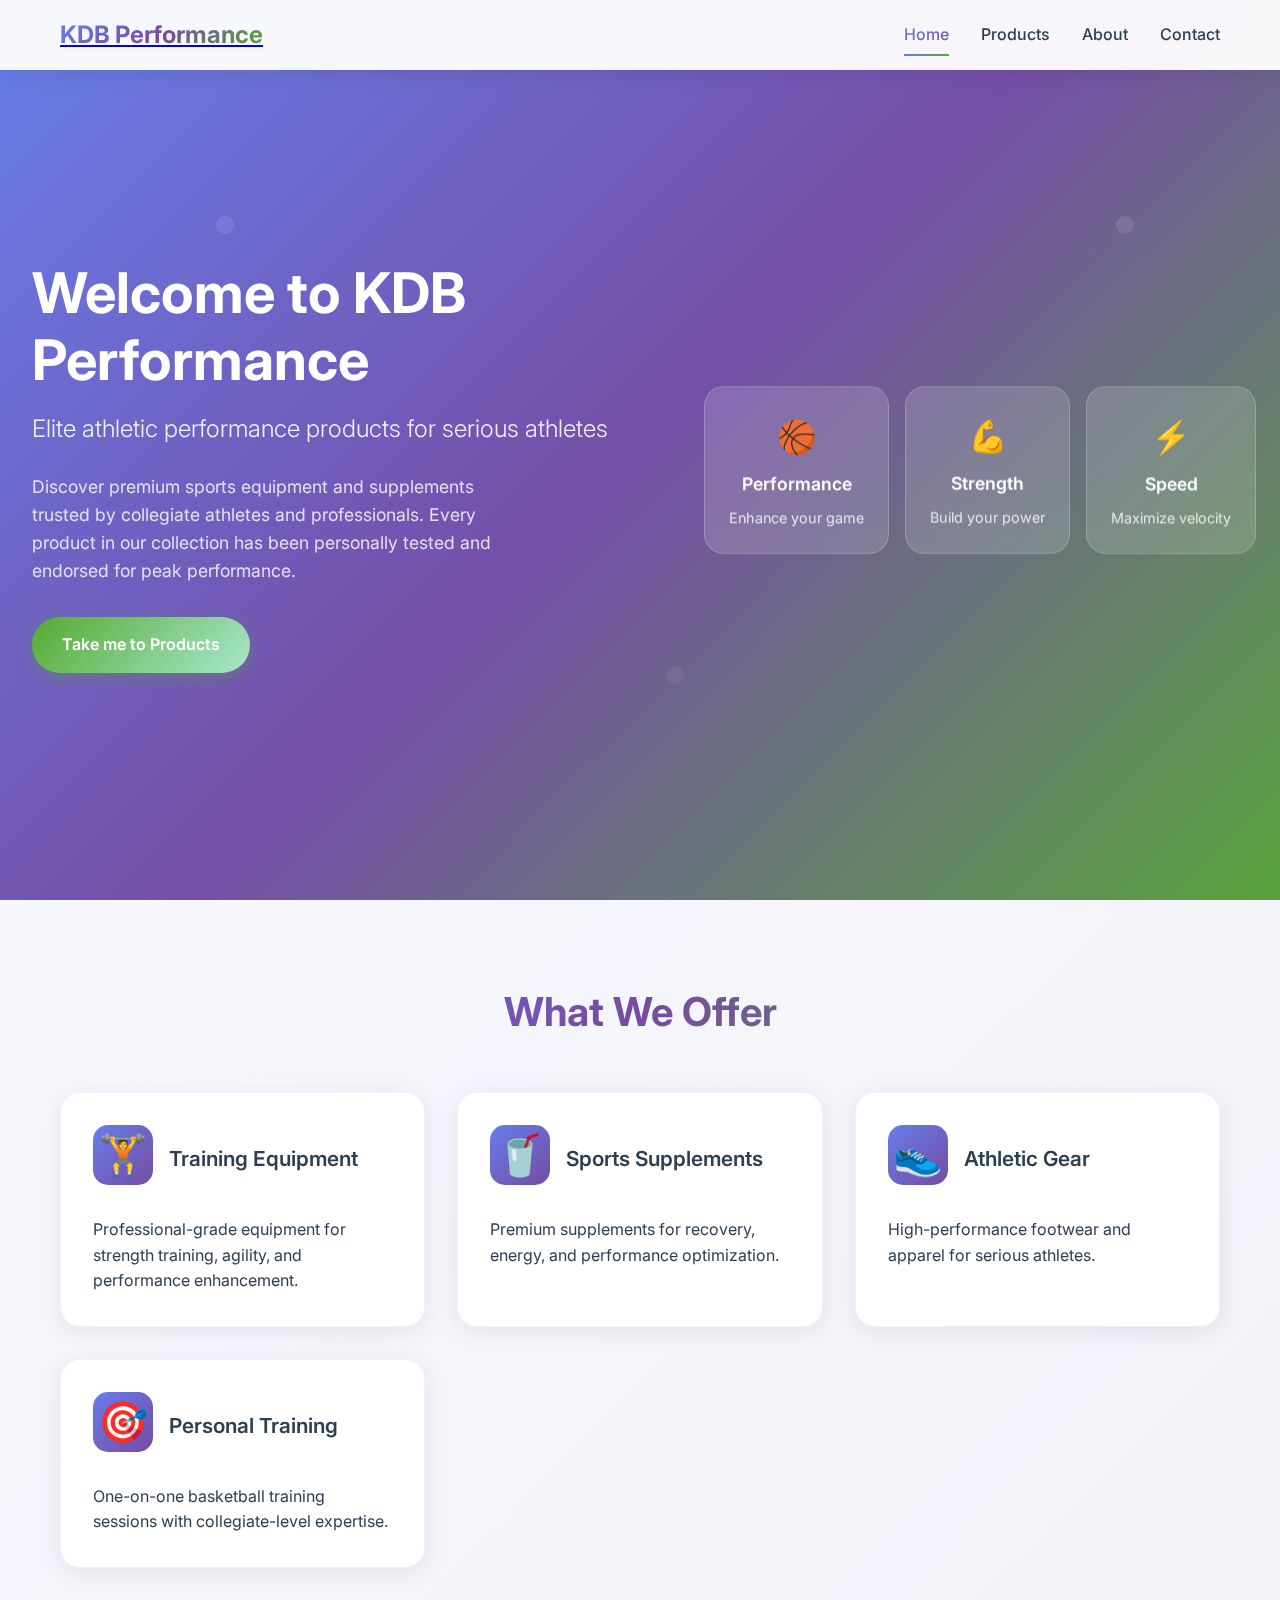
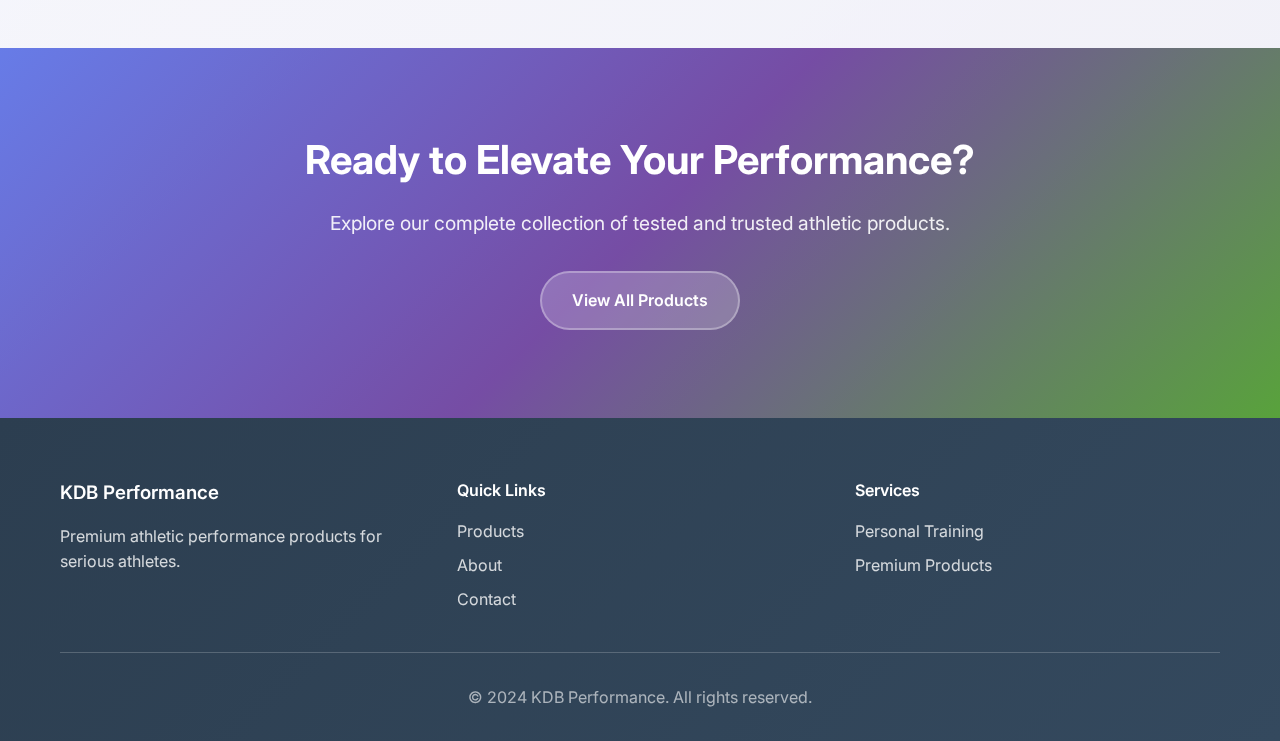
<file: index.html>
<!DOCTYPE html>
<html lang="en">
<head>
    <meta charset="UTF-8">
    <meta name="viewport" content="width=device-width, initial-scale=1.0">
    <title>KDB Performance - Premium Athletic Performance Products</title>
    <link rel="stylesheet" href="styles.css">
    <link href="https://fonts.googleapis.com/css2?family=Inter:wght@300;400;500;600;700&display=swap" rel="stylesheet">
</head>
<body>
    <nav class="navbar">
        <div class="nav-container">
            <div class="nav-logo">
                <a href="index.html" class="logo-link">
                    <h2>KDB Performance</h2>
                </a>
            </div>
            <div class="nav-menu" id="nav-menu">
                <a href="index.html" class="nav-link active">Home</a>
                <a href="products.html" class="nav-link">Products</a>
                <a href="about.html" class="nav-link">About</a>
                <a href="contact.html" class="nav-link">Contact</a>
            </div>
            <div class="nav-toggle" id="nav-toggle">
                <span class="bar"></span>
                <span class="bar"></span>
                <span class="bar"></span>
            </div>
        </div>
    </nav>

    <header class="hero">
        <div class="hero-content">
            <h1 class="hero-title">Welcome to KDB Performance</h1>
            <p class="hero-subtitle">Elite athletic performance products for serious athletes</p>
            <p class="hero-description">
                Discover premium sports equipment and supplements trusted by collegiate athletes 
                and professionals. Every product in our collection has been personally tested 
                and endorsed for peak performance.
            </p>
            <a href="products.html" class="cta-button">Take me to Products</a>
        </div>
        <div class="hero-visual">
            <div class="floating-card">
                <div class="card-icon">🏀</div>
                <h3>Performance</h3>
                <p>Enhance your game</p>
            </div>
            <div class="floating-card">
                <div class="card-icon">💪</div>
                <h3>Strength</h3>
                <p>Build your power</p>
            </div>
            <div class="floating-card">
                <div class="card-icon">⚡</div>
                <h3>Speed</h3>
                <p>Maximize velocity</p>
            </div>
        </div>
    </header>

    <section class="overview">
        <div class="container">
            <h2 class="section-title">What We Offer</h2>
            <div class="overview-grid">
                <div class="overview-card">
                    <div class="card-header">
                        <div class="card-icon-large">🏋️</div>
                        <h3>Training Equipment</h3>
                    </div>
                    <p>Professional-grade equipment for strength training, agility, and performance enhancement.</p>
                </div>
                <div class="overview-card">
                    <div class="card-header">
                        <div class="card-icon-large">🥤</div>
                        <h3>Sports Supplements</h3>
                    </div>
                    <p>Premium supplements for recovery, energy, and performance optimization.</p>
                </div>
                <div class="overview-card">
                    <div class="card-header">
                        <div class="card-icon-large">👟</div>
                        <h3>Athletic Gear</h3>
                    </div>
                    <p>High-performance footwear and apparel for serious athletes.</p>
                </div>
                <div class="overview-card">
                    <div class="card-header">
                        <div class="card-icon-large">🎯</div>
                        <h3>Personal Training</h3>
                    </div>
                    <p>One-on-one basketball training sessions with collegiate-level expertise.</p>
                </div>
            </div>
        </div>
    </section>

    <section class="cta-section">
        <div class="container">
            <div class="cta-content">
                <h2>Ready to Elevate Your Performance?</h2>
                <p>Explore our complete collection of tested and trusted athletic products.</p>
                <a href="products.html" class="cta-button-secondary">View All Products</a>
            </div>
        </div>
    </section>

    <footer class="footer">
        <div class="container">
            <div class="footer-content">
                <div class="footer-section">
                    <h3>KDB Performance</h3>
                    <p>Premium athletic performance products for serious athletes.</p>
                </div>
                <div class="footer-section">
                    <h4>Quick Links</h4>
                    <ul>
                        <li><a href="products.html">Products</a></li>
                        <li><a href="about.html">About</a></li>
                        <li><a href="contact.html">Contact</a></li>
                    </ul>
                </div>
                <div class="footer-section">
                    <h4>Services</h4>
                    <ul>
                        <li><a href="about.html">Personal Training</a></li>
                        <li><a href="products.html">Premium Products</a></li>
                    </ul>
                </div>
            </div>
            <div class="footer-bottom">
                <p>&copy; 2024 KDB Performance. All rights reserved.</p>
            </div>
        </div>
    </footer>

    <script src="script.js"></script>
</body>
</html>
</file>
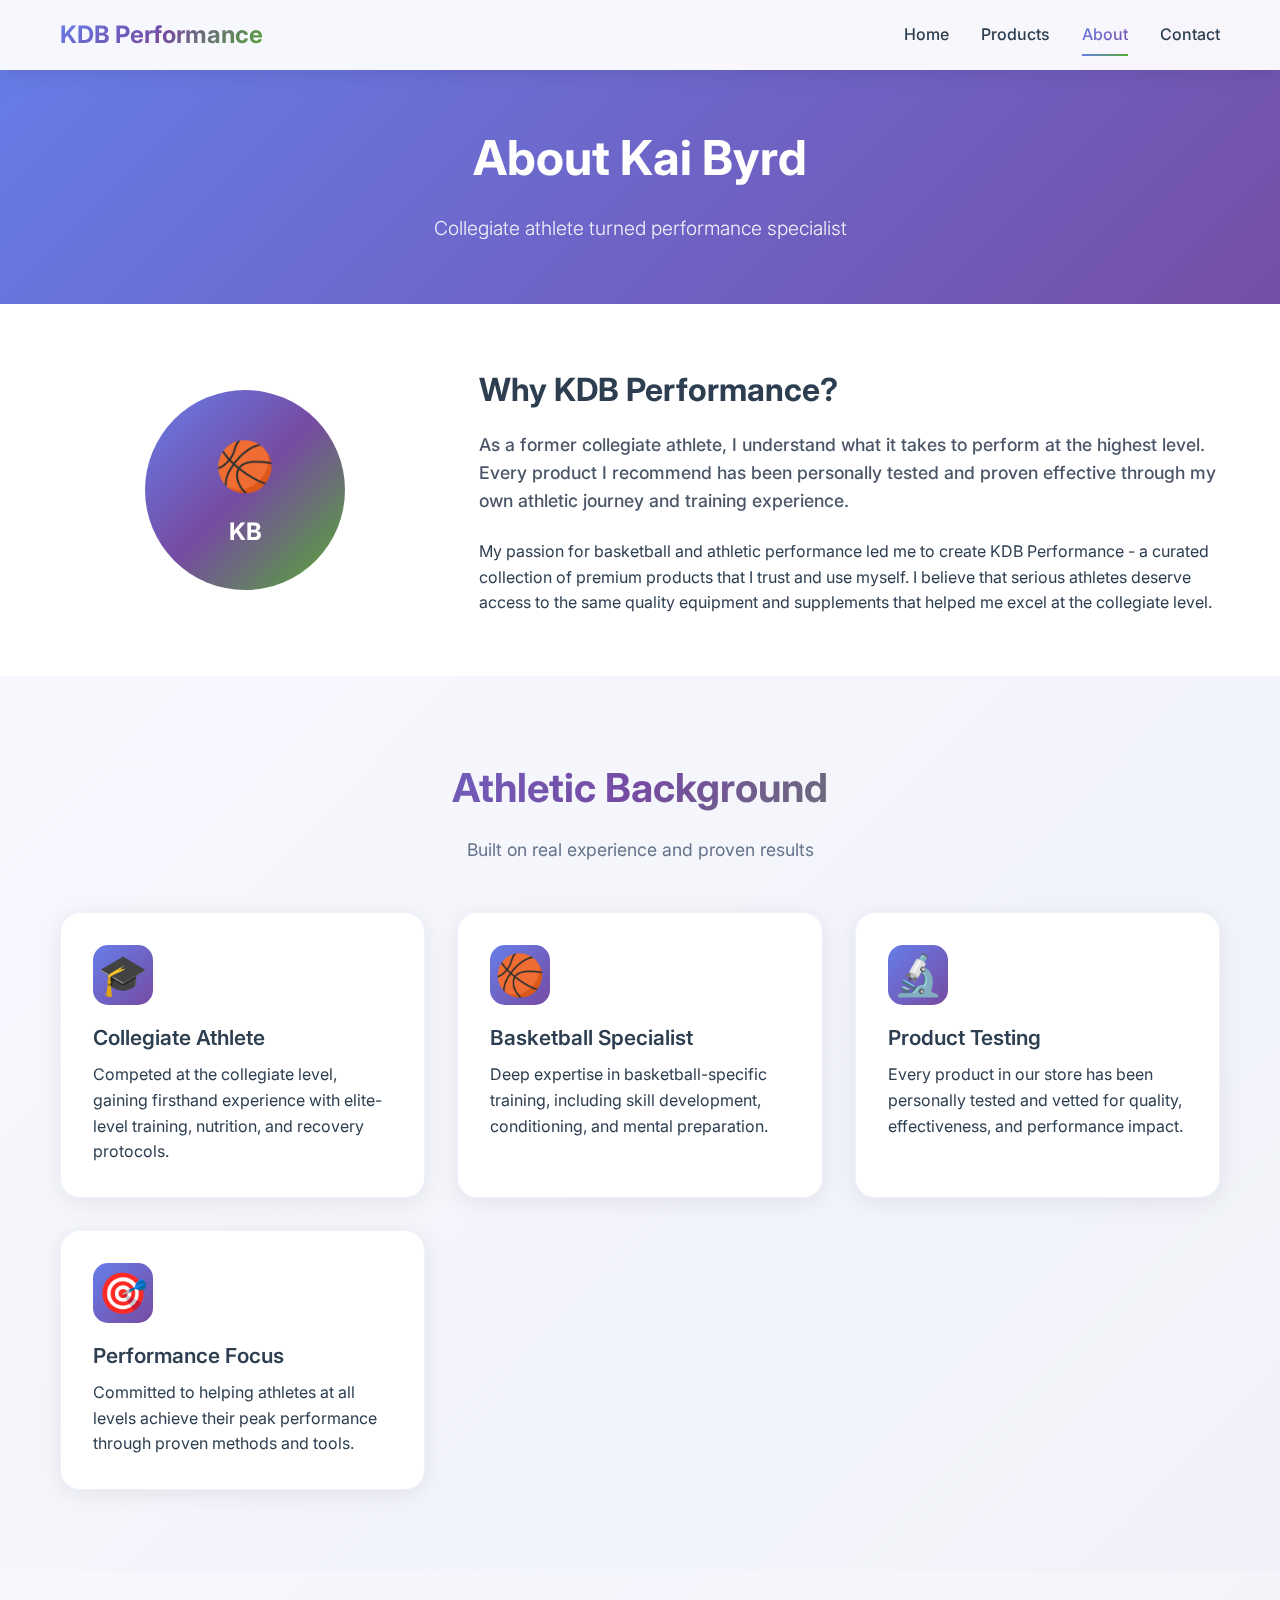
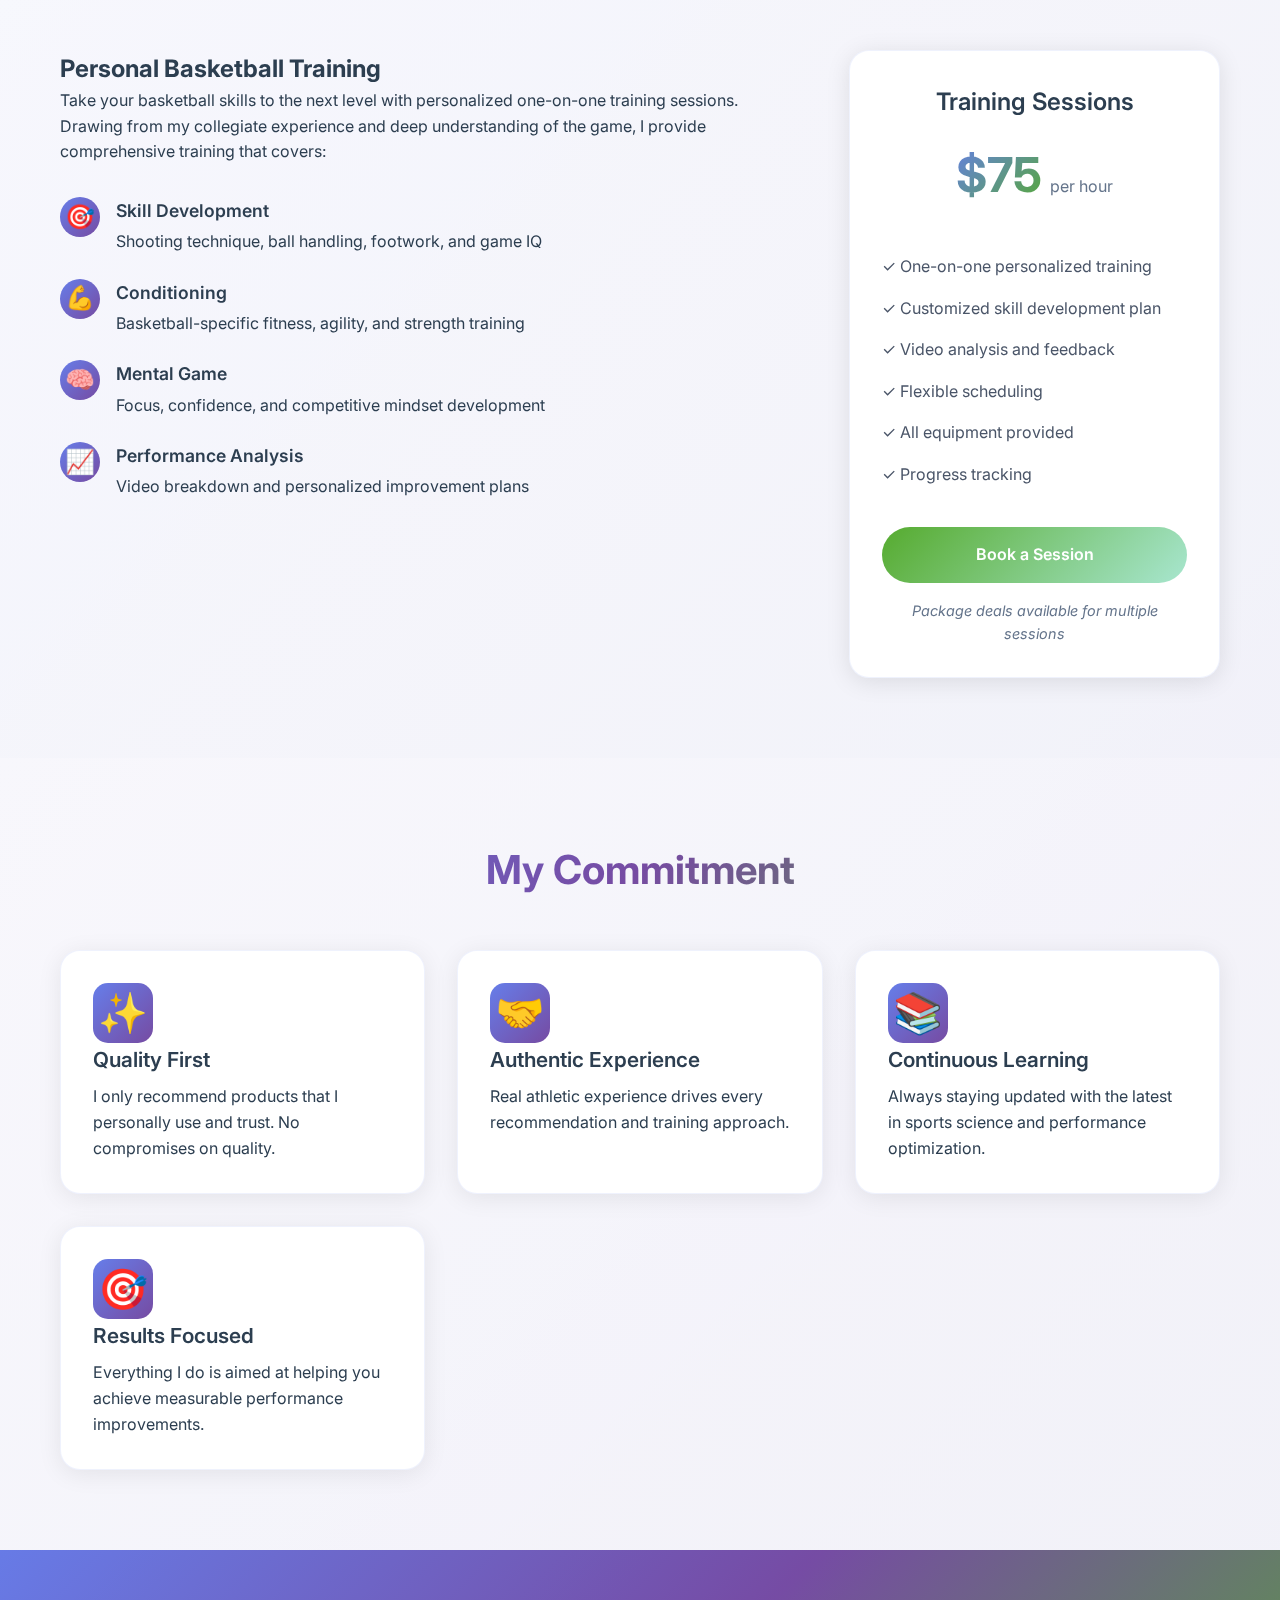
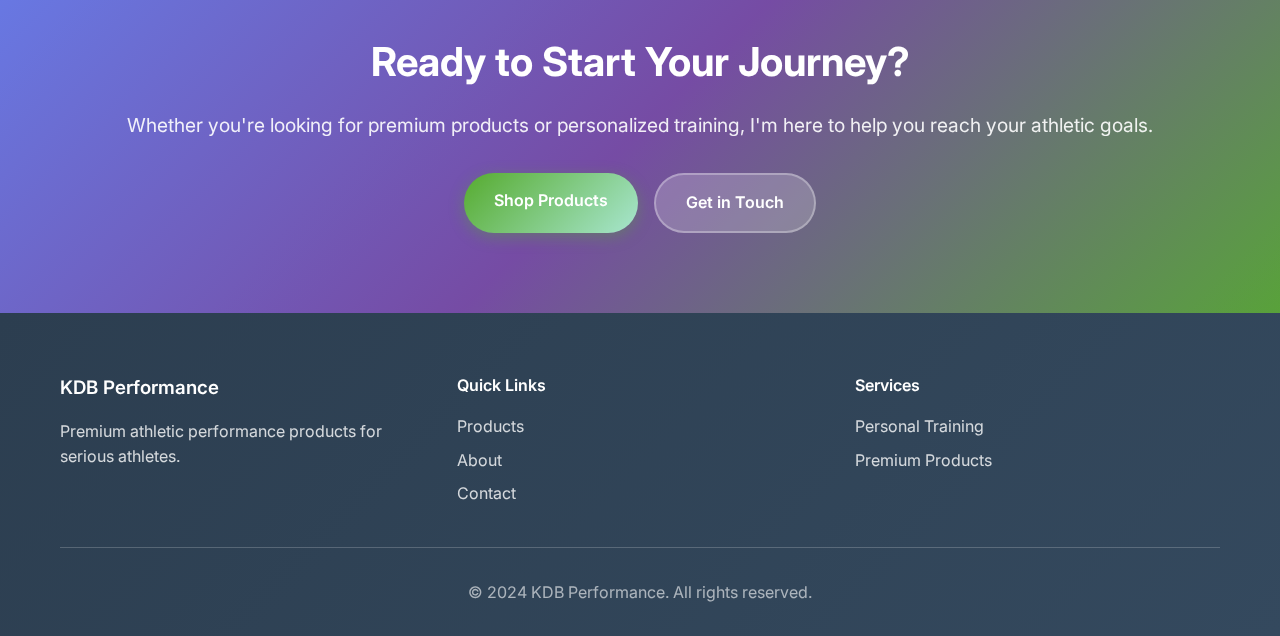
<file: about.html>
<!DOCTYPE html>
<html lang="en">
<head>
    <meta charset="UTF-8">
    <meta name="viewport" content="width=device-width, initial-scale=1.0">
    <title>About - KDB Performance</title>
    <link rel="stylesheet" href="styles.css">
    <link href="https://fonts.googleapis.com/css2?family=Inter:wght@300;400;500;600;700&display=swap" rel="stylesheet">
</head>
<body>
    <nav class="navbar">
        <div class="nav-container">
            <div class="nav-logo">
                <h2>KDB Performance</h2>
            </div>
            <div class="nav-menu" id="nav-menu">
                <a href="index.html" class="nav-link">Home</a>
                <a href="products.html" class="nav-link">Products</a>
                <a href="about.html" class="nav-link active">About</a>
                <a href="contact.html" class="nav-link">Contact</a>
            </div>
            <div class="nav-toggle" id="nav-toggle">
                <span class="bar"></span>
                <span class="bar"></span>
                <span class="bar"></span>
            </div>
        </div>
    </nav>

    <header class="page-header">
        <div class="container">
            <h1 class="page-title">About Kai Byrd</h1>
            <p class="page-subtitle">Collegiate athlete turned performance specialist</p>
        </div>
    </header>

    <section class="about-hero">
        <div class="container">
            <div class="about-content">
                <div class="about-image">
                    <div class="profile-placeholder">
                        <div class="profile-icon">🏀</div>
                        <div class="profile-name">KB</div>
                    </div>
                </div>
                <div class="about-text">
                    <h2>Why KDB Performance?</h2>
                    <p class="intro-text">
                        As a former collegiate athlete, I understand what it takes to perform at the highest level. 
                        Every product I recommend has been personally tested and proven effective through my own 
                        athletic journey and training experience.
                    </p>
                    <p>
                        My passion for basketball and athletic performance led me to create KDB Performance - 
                        a curated collection of premium products that I trust and use myself. I believe that 
                        serious athletes deserve access to the same quality equipment and supplements that 
                        helped me excel at the collegiate level.
                    </p>
                </div>
            </div>
        </div>
    </section>

    <section class="experience-section">
        <div class="container">
            <div class="section-header">
                <h2 class="section-title">Athletic Background</h2>
                <p class="section-subtitle">Built on real experience and proven results</p>
            </div>
            
            <div class="experience-grid">
                <div class="experience-card">
                    <div class="card-icon-large">🎓</div>
                    <h3>Collegiate Athlete</h3>
                    <p>Competed at the collegiate level, gaining firsthand experience with elite-level training, nutrition, and recovery protocols.</p>
                </div>
                <div class="experience-card">
                    <div class="card-icon-large">🏀</div>
                    <h3>Basketball Specialist</h3>
                    <p>Deep expertise in basketball-specific training, including skill development, conditioning, and mental preparation.</p>
                </div>
                <div class="experience-card">
                    <div class="card-icon-large">🔬</div>
                    <h3>Product Testing</h3>
                    <p>Every product in our store has been personally tested and vetted for quality, effectiveness, and performance impact.</p>
                </div>
                <div class="experience-card">
                    <div class="card-icon-large">🎯</div>
                    <h3>Performance Focus</h3>
                    <p>Committed to helping athletes at all levels achieve their peak performance through proven methods and tools.</p>
                </div>
            </div>
        </div>
    </section>

    <section class="training-section">
        <div class="container">
            <div class="training-content">
                <div class="training-info">
                    <h2>Personal Basketball Training</h2>
                    <p class="training-description">
                        Take your basketball skills to the next level with personalized one-on-one training sessions. 
                        Drawing from my collegiate experience and deep understanding of the game, I provide 
                        comprehensive training that covers:
                    </p>
                    
                    <div class="training-features">
                        <div class="feature-item">
                            <div class="feature-icon">🎯</div>
                            <div class="feature-text">
                                <h4>Skill Development</h4>
                                <p>Shooting technique, ball handling, footwork, and game IQ</p>
                            </div>
                        </div>
                        <div class="feature-item">
                            <div class="feature-icon">💪</div>
                            <div class="feature-text">
                                <h4>Conditioning</h4>
                                <p>Basketball-specific fitness, agility, and strength training</p>
                            </div>
                        </div>
                        <div class="feature-item">
                            <div class="feature-icon">🧠</div>
                            <div class="feature-text">
                                <h4>Mental Game</h4>
                                <p>Focus, confidence, and competitive mindset development</p>
                            </div>
                        </div>
                        <div class="feature-item">
                            <div class="feature-icon">📈</div>
                            <div class="feature-text">
                                <h4>Performance Analysis</h4>
                                <p>Video breakdown and personalized improvement plans</p>
                            </div>
                        </div>
                    </div>
                </div>
                
                <div class="pricing-card">
                    <div class="pricing-header">
                        <h3>Training Sessions</h3>
                        <div class="price">
                            <span class="price-amount">$75</span>
                            <span class="price-period">per hour</span>
                        </div>
                    </div>
                    <div class="pricing-features">
                        <ul>
                            <li>✓ One-on-one personalized training</li>
                            <li>✓ Customized skill development plan</li>
                            <li>✓ Video analysis and feedback</li>
                            <li>✓ Flexible scheduling</li>
                            <li>✓ All equipment provided</li>
                            <li>✓ Progress tracking</li>
                        </ul>
                    </div>
                    <a href="contact.html" class="pricing-cta">Book a Session</a>
                    <p class="pricing-note">Package deals available for multiple sessions</p>
                </div>
            </div>
        </div>
    </section>

    <section class="values-section">
        <div class="container">
            <div class="section-header">
                <h2 class="section-title">My Commitment</h2>
            </div>
            
            <div class="values-grid">
                <div class="value-card">
                    <div class="value-icon">✨</div>
                    <h3>Quality First</h3>
                    <p>I only recommend products that I personally use and trust. No compromises on quality.</p>
                </div>
                <div class="value-card">
                    <div class="value-icon">🤝</div>
                    <h3>Authentic Experience</h3>
                    <p>Real athletic experience drives every recommendation and training approach.</p>
                </div>
                <div class="value-card">
                    <div class="value-icon">📚</div>
                    <h3>Continuous Learning</h3>
                    <p>Always staying updated with the latest in sports science and performance optimization.</p>
                </div>
                <div class="value-card">
                    <div class="value-icon">🎯</div>
                    <h3>Results Focused</h3>
                    <p>Everything I do is aimed at helping you achieve measurable performance improvements.</p>
                </div>
            </div>
        </div>
    </section>

    <section class="cta-section">
        <div class="container">
            <div class="cta-content">
                <h2>Ready to Start Your Journey?</h2>
                <p>Whether you're looking for premium products or personalized training, I'm here to help you reach your athletic goals.</p>
                <div class="cta-buttons">
                    <a href="products.html" class="cta-button">Shop Products</a>
                    <a href="contact.html" class="cta-button-secondary">Get in Touch</a>
                </div>
            </div>
        </div>
    </section>

    <footer class="footer">
        <div class="container">
            <div class="footer-content">
                <div class="footer-section">
                    <h3>KDB Performance</h3>
                    <p>Premium athletic performance products for serious athletes.</p>
                </div>
                <div class="footer-section">
                    <h4>Quick Links</h4>
                    <ul>
                        <li><a href="products.html">Products</a></li>
                        <li><a href="about.html">About</a></li>
                        <li><a href="contact.html">Contact</a></li>
                    </ul>
                </div>
                <div class="footer-section">
                    <h4>Services</h4>
                    <ul>
                        <li><a href="about.html">Personal Training</a></li>
                        <li><a href="products.html">Premium Products</a></li>
                    </ul>
                </div>
            </div>
            <div class="footer-bottom">
                <p>&copy; 2024 KDB Performance. All rights reserved.</p>
            </div>
        </div>
    </footer>

    <script src="script.js"></script>
</body>
</html>
</file>
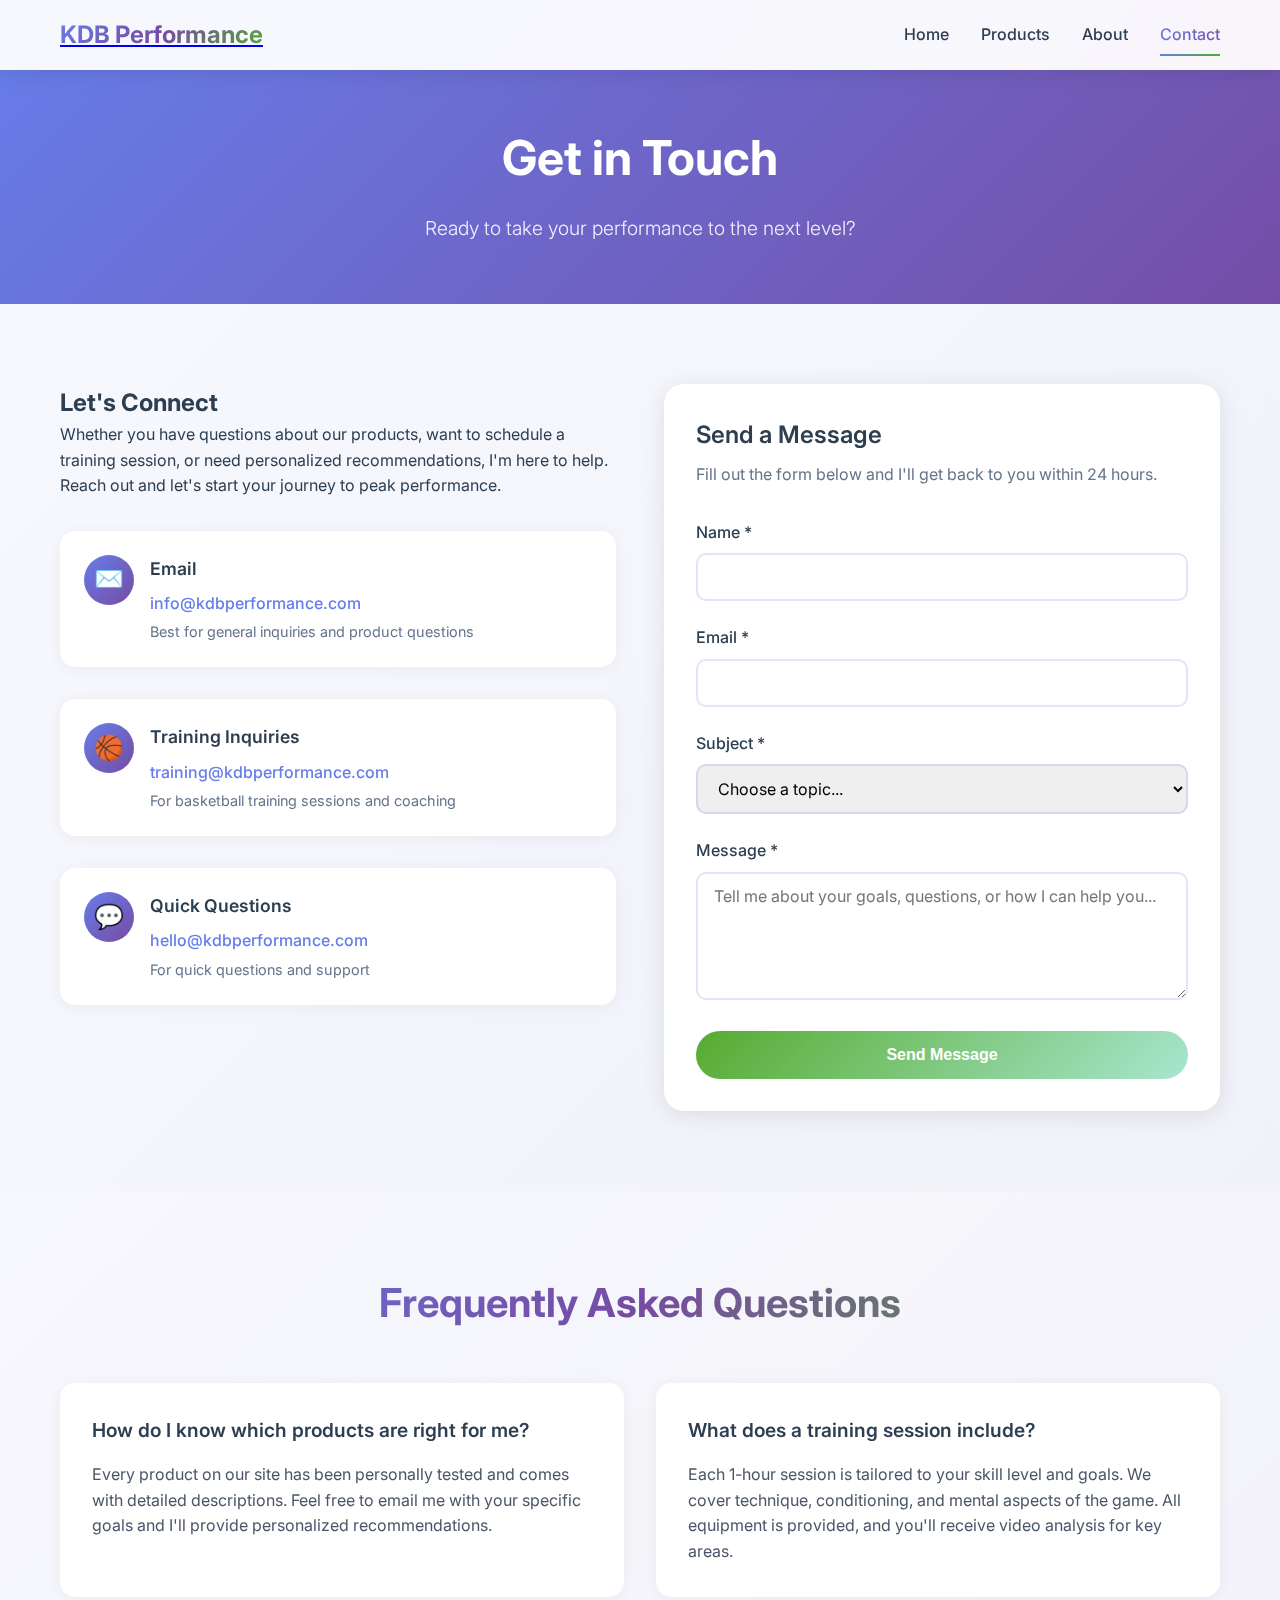
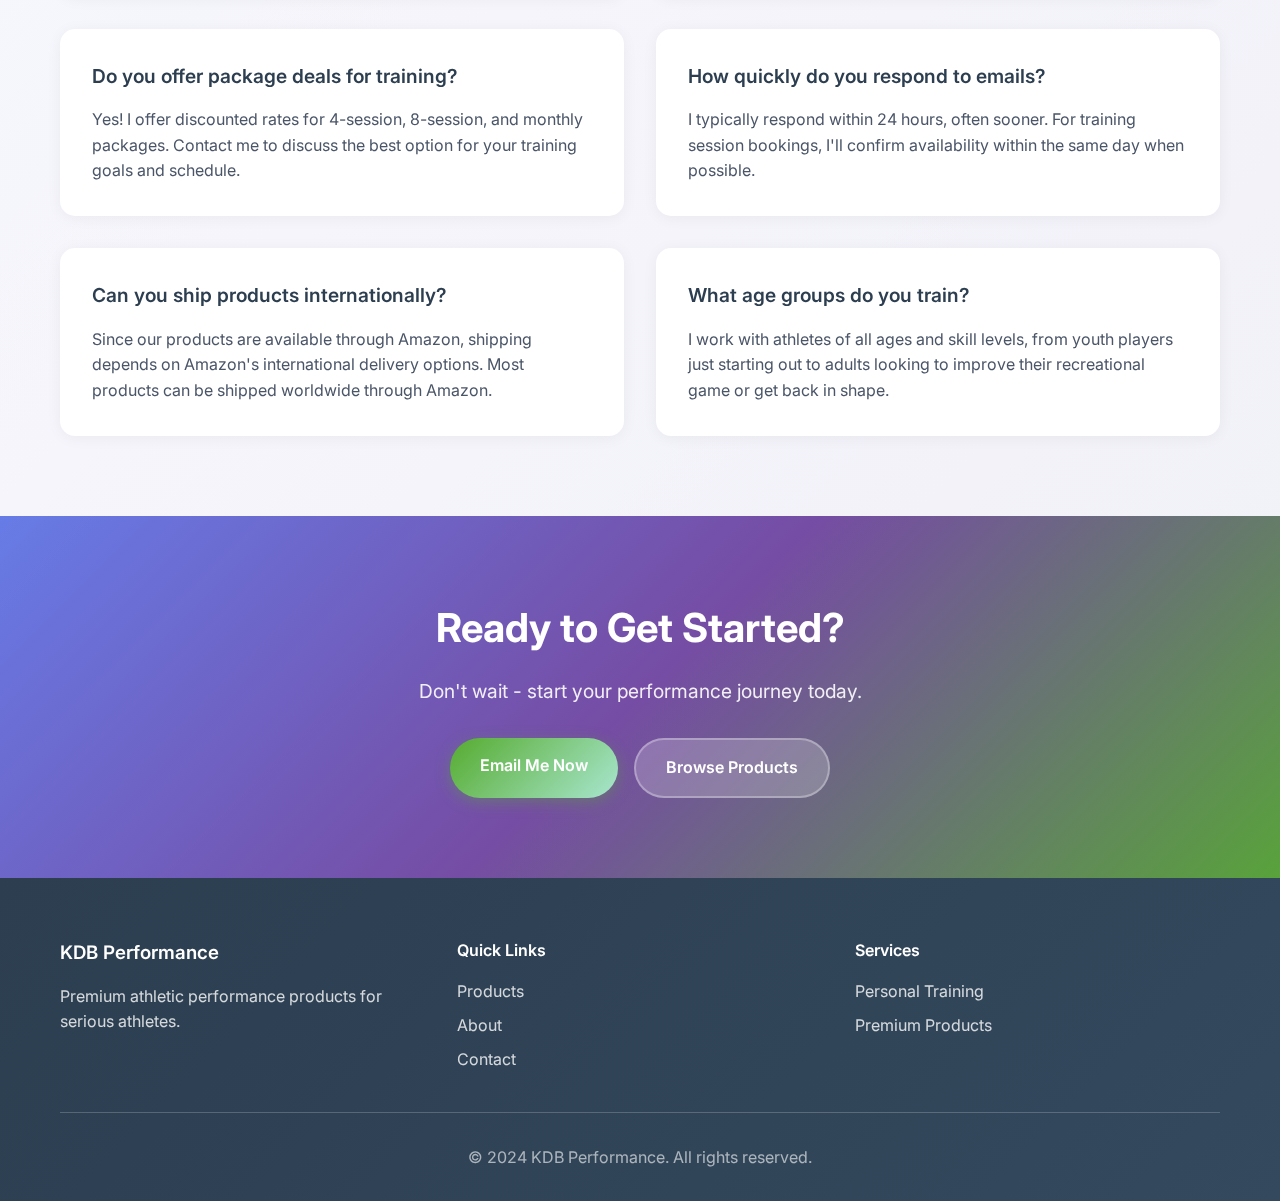
<file: contact.html>
<!DOCTYPE html>
<html lang="en">
<head>
    <meta charset="UTF-8">
    <meta name="viewport" content="width=device-width, initial-scale=1.0">
    <title>Contact - KDB Performance</title>
    <link rel="stylesheet" href="styles.css">
    <link href="https://fonts.googleapis.com/css2?family=Inter:wght@300;400;500;600;700&display=swap" rel="stylesheet">
</head>
<body>
    <nav class="navbar">
        <div class="nav-container">
            <div class="nav-logo">
                <a href="index.html" class="logo-link">
                    <h2>KDB Performance</h2>
                </a>
            </div>
            <div class="nav-menu" id="nav-menu">
                <a href="index.html" class="nav-link">Home</a>
                <a href="products.html" class="nav-link">Products</a>
                <a href="about.html" class="nav-link">About</a>
                <a href="contact.html" class="nav-link active">Contact</a>
            </div>
            <div class="nav-toggle" id="nav-toggle">
                <span class="bar"></span>
                <span class="bar"></span>
                <span class="bar"></span>
            </div>
        </div>
    </nav>

    <header class="page-header">
        <div class="container">
            <h1 class="page-title">Get in Touch</h1>
            <p class="page-subtitle">Ready to take your performance to the next level?</p>
        </div>
    </header>

    <section class="contact-section">
        <div class="container">
            <div class="contact-content">
                <div class="contact-info">
                    <h2>Let's Connect</h2>
                    <p class="contact-description">
                        Whether you have questions about our products, want to schedule a training session, 
                        or need personalized recommendations, I'm here to help. Reach out and let's start 
                        your journey to peak performance.
                    </p>
                    
                    <div class="contact-methods">
                        <div class="contact-method">
                            <div class="method-icon">✉️</div>
                            <div class="method-info">
                                <h4>Email</h4>
                                <a href="mailto:info@kdbperformance.com" class="contact-link">info@kdbperformance.com</a>
                                <p class="method-note">Best for general inquiries and product questions</p>
                            </div>
                        </div>
                        
                        <div class="contact-method">
                            <div class="method-icon">🏀</div>
                            <div class="method-info">
                                <h4>Training Inquiries</h4>
                                <a href="mailto:training@kdbperformance.com" class="contact-link">training@kdbperformance.com</a>
                                <p class="method-note">For basketball training sessions and coaching</p>
                            </div>
                        </div>
                        
                        <div class="contact-method">
                            <div class="method-icon">💬</div>
                            <div class="method-info">
                                <h4>Quick Questions</h4>
                                <a href="mailto:hello@kdbperformance.com" class="contact-link">hello@kdbperformance.com</a>
                                <p class="method-note">For quick questions and support</p>
                            </div>
                        </div>
                    </div>
                </div>
                
                <div class="contact-form-section">
                    <div class="form-card">
                        <h3>Send a Message</h3>
                        <p class="form-description">Fill out the form below and I'll get back to you within 24 hours.</p>
                        
                        <form class="contact-form" id="contact-form">
                            <div class="form-group">
                                <label for="name">Name *</label>
                                <input type="text" id="name" name="name" required>
                            </div>
                            
                            <div class="form-group">
                                <label for="email">Email *</label>
                                <input type="email" id="email" name="email" required>
                            </div>
                            
                            <div class="form-group">
                                <label for="subject">Subject *</label>
                                <select id="subject" name="subject" required>
                                    <option value="">Choose a topic...</option>
                                    <option value="product-inquiry">Product Inquiry</option>
                                    <option value="training-session">Training Session</option>
                                    <option value="general-question">General Question</option>
                                    <option value="partnership">Partnership/Business</option>
                                    <option value="other">Other</option>
                                </select>
                            </div>
                            
                            <div class="form-group">
                                <label for="message">Message *</label>
                                <textarea id="message" name="message" rows="5" placeholder="Tell me about your goals, questions, or how I can help you..." required></textarea>
                            </div>
                            
                            <button type="submit" class="submit-button">Send Message</button>
                        </form>
                    </div>
                </div>
            </div>
        </div>
    </section>

    <section class="faq-section">
        <div class="container">
            <div class="section-header">
                <h2 class="section-title">Frequently Asked Questions</h2>
            </div>
            
            <div class="faq-grid">
                <div class="faq-item">
                    <h4>How do I know which products are right for me?</h4>
                    <p>Every product on our site has been personally tested and comes with detailed descriptions. Feel free to email me with your specific goals and I'll provide personalized recommendations.</p>
                </div>
                
                <div class="faq-item">
                    <h4>What does a training session include?</h4>
                    <p>Each 1-hour session is tailored to your skill level and goals. We cover technique, conditioning, and mental aspects of the game. All equipment is provided, and you'll receive video analysis for key areas.</p>
                </div>
                
                <div class="faq-item">
                    <h4>Do you offer package deals for training?</h4>
                    <p>Yes! I offer discounted rates for 4-session, 8-session, and monthly packages. Contact me to discuss the best option for your training goals and schedule.</p>
                </div>
                
                <div class="faq-item">
                    <h4>How quickly do you respond to emails?</h4>
                    <p>I typically respond within 24 hours, often sooner. For training session bookings, I'll confirm availability within the same day when possible.</p>
                </div>
                
                <div class="faq-item">
                    <h4>Can you ship products internationally?</h4>
                    <p>Since our products are available through Amazon, shipping depends on Amazon's international delivery options. Most products can be shipped worldwide through Amazon.</p>
                </div>
                
                <div class="faq-item">
                    <h4>What age groups do you train?</h4>
                    <p>I work with athletes of all ages and skill levels, from youth players just starting out to adults looking to improve their recreational game or get back in shape.</p>
                </div>
            </div>
        </div>
    </section>

    <section class="cta-section">
        <div class="container">
            <div class="cta-content">
                <h2>Ready to Get Started?</h2>
                <p>Don't wait - start your performance journey today.</p>
                <div class="cta-buttons">
                    <a href="mailto:info@kdbperformance.com" class="cta-button">Email Me Now</a>
                    <a href="products.html" class="cta-button-secondary">Browse Products</a>
                </div>
            </div>
        </div>
    </section>

    <footer class="footer">
        <div class="container">
            <div class="footer-content">
                <div class="footer-section">
                    <h3>KDB Performance</h3>
                    <p>Premium athletic performance products for serious athletes.</p>
                </div>
                <div class="footer-section">
                    <h4>Quick Links</h4>
                    <ul>
                        <li><a href="products.html">Products</a></li>
                        <li><a href="about.html">About</a></li>
                        <li><a href="contact.html">Contact</a></li>
                    </ul>
                </div>
                <div class="footer-section">
                    <h4>Services</h4>
                    <ul>
                        <li><a href="about.html">Personal Training</a></li>
                        <li><a href="products.html">Premium Products</a></li>
                    </ul>
                </div>
            </div>
            <div class="footer-bottom">
                <p>&copy; 2024 KDB Performance. All rights reserved.</p>
            </div>
        </div>
    </footer>

    <script src="script.js"></script>
</body>
</html>
</file>
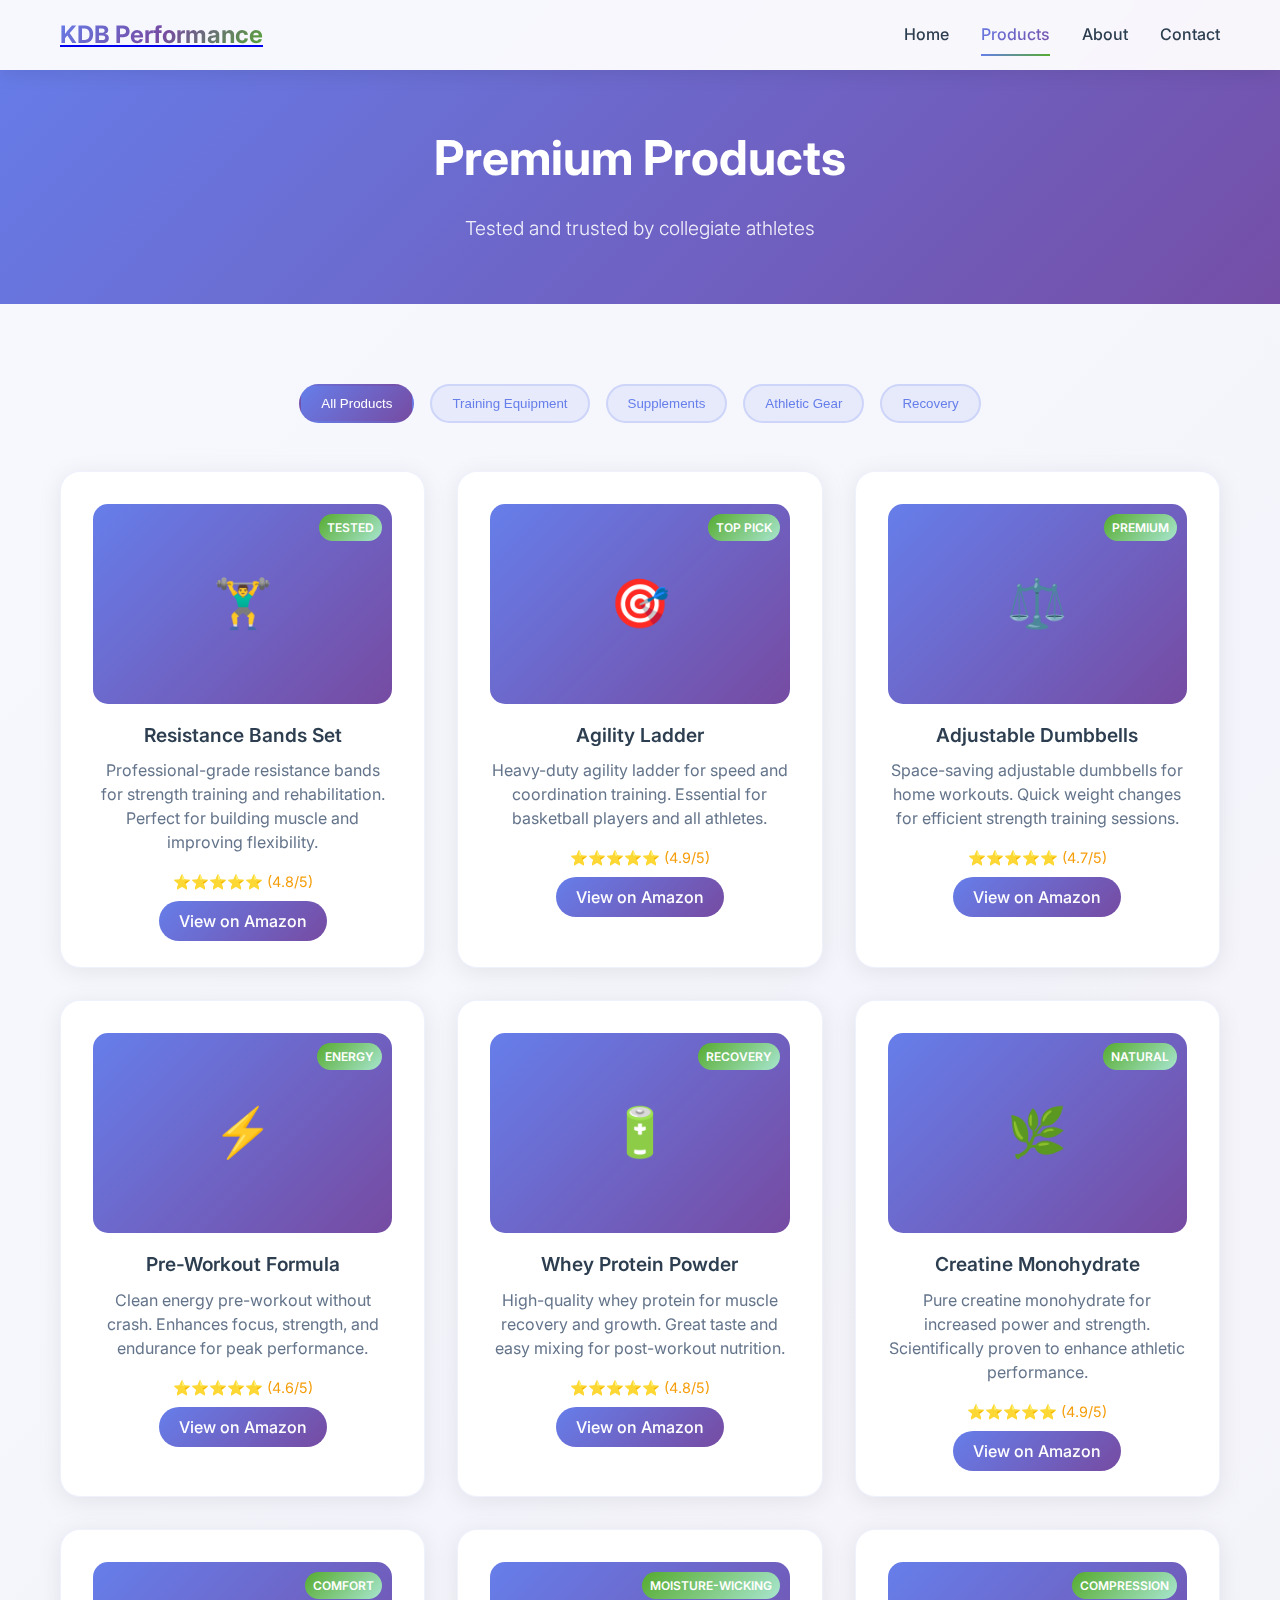
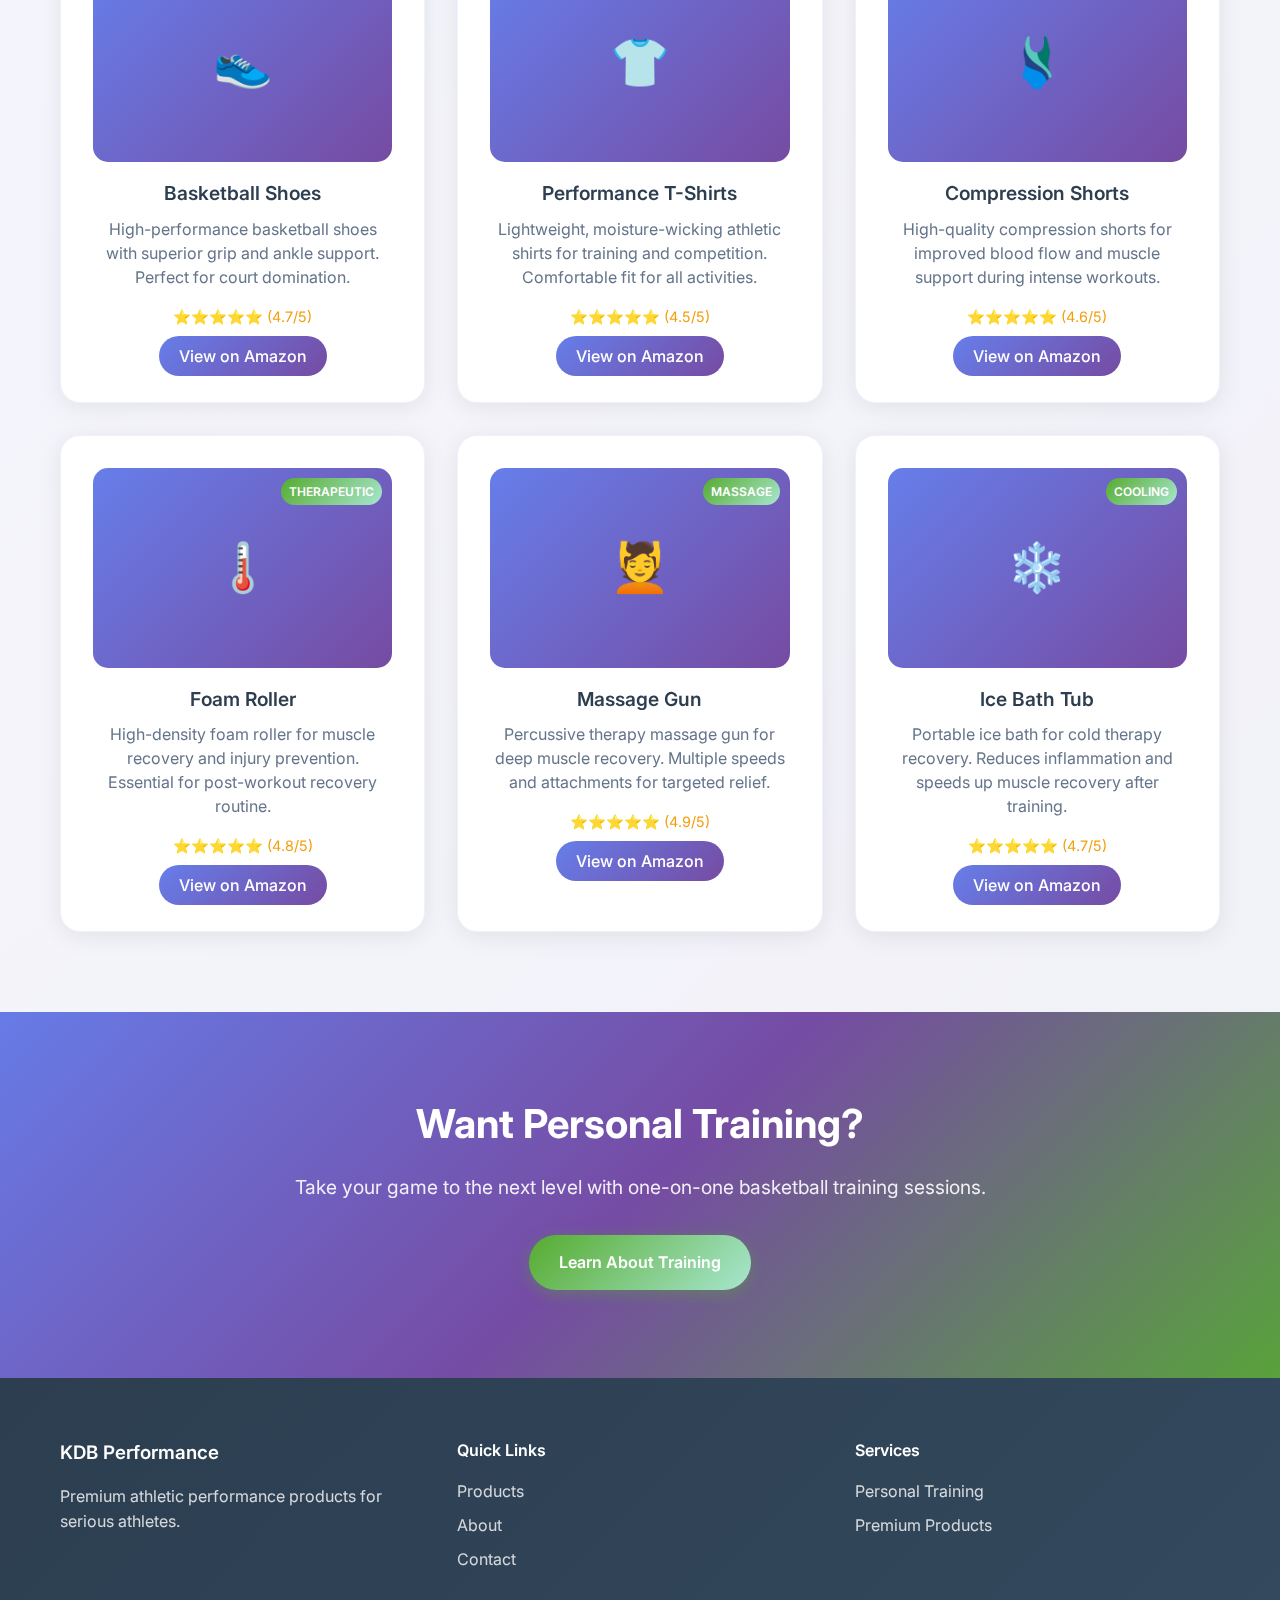
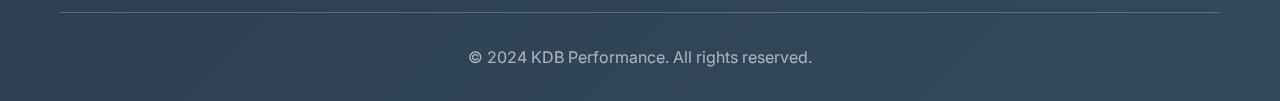
<file: products.html>
<!DOCTYPE html>
<html lang="en">
<head>
    <meta charset="UTF-8">
    <meta name="viewport" content="width=device-width, initial-scale=1.0">
    <title>Products - KDB Performance</title>
    <link rel="stylesheet" href="styles.css">
    <link href="https://fonts.googleapis.com/css2?family=Inter:wght@300;400;500;600;700&display=swap" rel="stylesheet">
</head>
<body>
    <nav class="navbar">
        <div class="nav-container">
            <div class="nav-logo">
                <a href="index.html" class="logo-link">
                    <h2>KDB Performance</h2>
                </a>
            </div>
            <div class="nav-menu" id="nav-menu">
                <a href="index.html" class="nav-link">Home</a>
                <a href="products.html" class="nav-link active">Products</a>
                <a href="about.html" class="nav-link">About</a>
                <a href="contact.html" class="nav-link">Contact</a>
            </div>
            <div class="nav-toggle" id="nav-toggle">
                <span class="bar"></span>
                <span class="bar"></span>
                <span class="bar"></span>
            </div>
        </div>
    </nav>

    <header class="page-header">
        <div class="container">
            <h1 class="page-title">Premium Products</h1>
            <p class="page-subtitle">Tested and trusted by collegiate athletes</p>
        </div>
    </header>

    <section class="products-section">
        <div class="container">
            <div class="filter-tabs">
                <button class="filter-btn active" data-filter="all">All Products</button>
                <button class="filter-btn" data-filter="equipment">Training Equipment</button>
                <button class="filter-btn" data-filter="supplements">Supplements</button>
                <button class="filter-btn" data-filter="gear">Athletic Gear</button>
                <button class="filter-btn" data-filter="recovery">Recovery</button>
            </div>

            <div class="products-grid">
                <!-- Training Equipment -->
                <div class="product-card" data-category="equipment">
                    <div class="product-image">
                        <div class="product-badge">TESTED</div>
                        <div class="placeholder-image">🏋️‍♂️</div>
                    </div>
                    <div class="product-info">
                        <h3 class="product-title">Resistance Bands Set</h3>
                        <p class="product-description">Professional-grade resistance bands for strength training and rehabilitation. Perfect for building muscle and improving flexibility.</p>
                        <div class="product-rating">⭐⭐⭐⭐⭐ (4.8/5)</div>
                        <a href="https://amazon.com" target="_blank" class="product-link">View on Amazon</a>
                    </div>
                </div>

                <div class="product-card" data-category="equipment">
                    <div class="product-image">
                        <div class="product-badge">TOP PICK</div>
                        <div class="placeholder-image">🎯</div>
                    </div>
                    <div class="product-info">
                        <h3 class="product-title">Agility Ladder</h3>
                        <p class="product-description">Heavy-duty agility ladder for speed and coordination training. Essential for basketball players and all athletes.</p>
                        <div class="product-rating">⭐⭐⭐⭐⭐ (4.9/5)</div>
                        <a href="https://amazon.com" target="_blank" class="product-link">View on Amazon</a>
                    </div>
                </div>

                <div class="product-card" data-category="equipment">
                    <div class="product-image">
                        <div class="product-badge">PREMIUM</div>
                        <div class="placeholder-image">⚖️</div>
                    </div>
                    <div class="product-info">
                        <h3 class="product-title">Adjustable Dumbbells</h3>
                        <p class="product-description">Space-saving adjustable dumbbells for home workouts. Quick weight changes for efficient strength training sessions.</p>
                        <div class="product-rating">⭐⭐⭐⭐⭐ (4.7/5)</div>
                        <a href="https://amazon.com" target="_blank" class="product-link">View on Amazon</a>
                    </div>
                </div>

                <!-- Supplements -->
                <div class="product-card" data-category="supplements">
                    <div class="product-image">
                        <div class="product-badge">ENERGY</div>
                        <div class="placeholder-image">⚡</div>
                    </div>
                    <div class="product-info">
                        <h3 class="product-title">Pre-Workout Formula</h3>
                        <p class="product-description">Clean energy pre-workout without crash. Enhances focus, strength, and endurance for peak performance.</p>
                        <div class="product-rating">⭐⭐⭐⭐⭐ (4.6/5)</div>
                        <a href="https://amazon.com" target="_blank" class="product-link">View on Amazon</a>
                    </div>
                </div>

                <div class="product-card" data-category="supplements">
                    <div class="product-image">
                        <div class="product-badge">RECOVERY</div>
                        <div class="placeholder-image">🔋</div>
                    </div>
                    <div class="product-info">
                        <h3 class="product-title">Whey Protein Powder</h3>
                        <p class="product-description">High-quality whey protein for muscle recovery and growth. Great taste and easy mixing for post-workout nutrition.</p>
                        <div class="product-rating">⭐⭐⭐⭐⭐ (4.8/5)</div>
                        <a href="https://amazon.com" target="_blank" class="product-link">View on Amazon</a>
                    </div>
                </div>

                <div class="product-card" data-category="supplements">
                    <div class="product-image">
                        <div class="product-badge">NATURAL</div>
                        <div class="placeholder-image">🌿</div>
                    </div>
                    <div class="product-info">
                        <h3 class="product-title">Creatine Monohydrate</h3>
                        <p class="product-description">Pure creatine monohydrate for increased power and strength. Scientifically proven to enhance athletic performance.</p>
                        <div class="product-rating">⭐⭐⭐⭐⭐ (4.9/5)</div>
                        <a href="https://amazon.com" target="_blank" class="product-link">View on Amazon</a>
                    </div>
                </div>

                <!-- Athletic Gear -->
                <div class="product-card" data-category="gear">
                    <div class="product-image">
                        <div class="product-badge">COMFORT</div>
                        <div class="placeholder-image">👟</div>
                    </div>
                    <div class="product-info">
                        <h3 class="product-title">Basketball Shoes</h3>
                        <p class="product-description">High-performance basketball shoes with superior grip and ankle support. Perfect for court domination.</p>
                        <div class="product-rating">⭐⭐⭐⭐⭐ (4.7/5)</div>
                        <a href="https://amazon.com" target="_blank" class="product-link">View on Amazon</a>
                    </div>
                </div>

                <div class="product-card" data-category="gear">
                    <div class="product-image">
                        <div class="product-badge">MOISTURE-WICKING</div>
                        <div class="placeholder-image">👕</div>
                    </div>
                    <div class="product-info">
                        <h3 class="product-title">Performance T-Shirts</h3>
                        <p class="product-description">Lightweight, moisture-wicking athletic shirts for training and competition. Comfortable fit for all activities.</p>
                        <div class="product-rating">⭐⭐⭐⭐⭐ (4.5/5)</div>
                        <a href="https://amazon.com" target="_blank" class="product-link">View on Amazon</a>
                    </div>
                </div>

                <div class="product-card" data-category="gear">
                    <div class="product-image">
                        <div class="product-badge">COMPRESSION</div>
                        <div class="placeholder-image">🩱</div>
                    </div>
                    <div class="product-info">
                        <h3 class="product-title">Compression Shorts</h3>
                        <p class="product-description">High-quality compression shorts for improved blood flow and muscle support during intense workouts.</p>
                        <div class="product-rating">⭐⭐⭐⭐⭐ (4.6/5)</div>
                        <a href="https://amazon.com" target="_blank" class="product-link">View on Amazon</a>
                    </div>
                </div>

                <!-- Recovery -->
                <div class="product-card" data-category="recovery">
                    <div class="product-image">
                        <div class="product-badge">THERAPEUTIC</div>
                        <div class="placeholder-image">🌡️</div>
                    </div>
                    <div class="product-info">
                        <h3 class="product-title">Foam Roller</h3>
                        <p class="product-description">High-density foam roller for muscle recovery and injury prevention. Essential for post-workout recovery routine.</p>
                        <div class="product-rating">⭐⭐⭐⭐⭐ (4.8/5)</div>
                        <a href="https://amazon.com" target="_blank" class="product-link">View on Amazon</a>
                    </div>
                </div>

                <div class="product-card" data-category="recovery">
                    <div class="product-image">
                        <div class="product-badge">MASSAGE</div>
                        <div class="placeholder-image">💆</div>
                    </div>
                    <div class="product-info">
                        <h3 class="product-title">Massage Gun</h3>
                        <p class="product-description">Percussive therapy massage gun for deep muscle recovery. Multiple speeds and attachments for targeted relief.</p>
                        <div class="product-rating">⭐⭐⭐⭐⭐ (4.9/5)</div>
                        <a href="https://amazon.com" target="_blank" class="product-link">View on Amazon</a>
                    </div>
                </div>

                <div class="product-card" data-category="recovery">
                    <div class="product-image">
                        <div class="product-badge">COOLING</div>
                        <div class="placeholder-image">❄️</div>
                    </div>
                    <div class="product-info">
                        <h3 class="product-title">Ice Bath Tub</h3>
                        <p class="product-description">Portable ice bath for cold therapy recovery. Reduces inflammation and speeds up muscle recovery after training.</p>
                        <div class="product-rating">⭐⭐⭐⭐⭐ (4.7/5)</div>
                        <a href="https://amazon.com" target="_blank" class="product-link">View on Amazon</a>
                    </div>
                </div>
            </div>
        </div>
    </section>

    <section class="training-cta">
        <div class="container">
            <div class="cta-content">
                <h2>Want Personal Training?</h2>
                <p>Take your game to the next level with one-on-one basketball training sessions.</p>
                <a href="about.html" class="cta-button">Learn About Training</a>
            </div>
        </div>
    </section>

    <footer class="footer">
        <div class="container">
            <div class="footer-content">
                <div class="footer-section">
                    <h3>KDB Performance</h3>
                    <p>Premium athletic performance products for serious athletes.</p>
                </div>
                <div class="footer-section">
                    <h4>Quick Links</h4>
                    <ul>
                        <li><a href="products.html">Products</a></li>
                        <li><a href="about.html">About</a></li>
                        <li><a href="contact.html">Contact</a></li>
                    </ul>
                </div>
                <div class="footer-section">
                    <h4>Services</h4>
                    <ul>
                        <li><a href="about.html">Personal Training</a></li>
                        <li><a href="products.html">Premium Products</a></li>
                    </ul>
                </div>
            </div>
            <div class="footer-bottom">
                <p>&copy; 2024 KDB Performance. All rights reserved.</p>
            </div>
        </div>
    </footer>

    <script src="script.js"></script>
</body>
</html>
</file>
<file: styles.css>
/* Reset and Base Styles */
* {
    margin: 0;
    padding: 0;
    box-sizing: border-box;
}

body {
    font-family: 'Inter', sans-serif;
    line-height: 1.6;
    color: #2c3e50;
    background: linear-gradient(135deg, #667eea 0%, #764ba2 100%);
    min-height: 100vh;
    /* Performance optimizations for smooth scrolling */
    -webkit-overflow-scrolling: touch;
    transform: translateZ(0);
    -webkit-backface-visibility: hidden;
    backface-visibility: hidden;
    -webkit-font-smoothing: antialiased;
    -moz-osx-font-smoothing: grayscale;
}

.container {
    max-width: 1200px;
    margin: 0 auto;
    padding: 0 20px;
}

/* Navigation */
.navbar {
    background: rgba(255, 255, 255, 0.95);
    backdrop-filter: blur(10px);
    box-shadow: 0 2px 20px rgba(0, 0, 0, 0.1);
    position: fixed;
    top: 0;
    width: 100%;
    z-index: 1000;
    transition: all 0.3s ease;
}

.nav-container {
    max-width: 1200px;
    margin: 0 auto;
    padding: 0 20px;
    display: flex;
    justify-content: space-between;
    align-items: center;
    height: 70px;
}

.nav-logo h2 {
    background: linear-gradient(135deg, #667eea 0%, #764ba2 50%, #56ab2f 100%);
    -webkit-background-clip: text;
    -webkit-text-fill-color: transparent;
    background-clip: text;
    font-weight: 700;
    font-size: 1.5rem;
}

.nav-menu {
    display: flex;
    gap: 2rem;
}

.nav-link {
    text-decoration: none;
    color: #2c3e50;
    font-weight: 500;
    transition: all 0.3s ease;
    position: relative;
    padding: 0.5rem 0;
}

.nav-link:hover,
.nav-link.active {
    background: linear-gradient(135deg, #667eea 0%, #764ba2 100%);
    -webkit-background-clip: text;
    -webkit-text-fill-color: transparent;
    background-clip: text;
}

.nav-link::after {
    content: '';
    position: absolute;
    bottom: 0;
    left: 0;
    width: 0;
    height: 2px;
    background: linear-gradient(135deg, #667eea 0%, #56ab2f 100%);
    transition: width 0.3s ease;
}

.nav-link:hover::after,
.nav-link.active::after {
    width: 100%;
}

.nav-toggle {
    display: none;
    flex-direction: column;
    cursor: pointer;
}

.bar {
    width: 25px;
    height: 3px;
    background: linear-gradient(135deg, #667eea 0%, #764ba2 100%);
    margin: 3px 0;
    transition: 0.3s;
    border-radius: 2px;
}

/* Hero Section */
.hero {
    background: linear-gradient(135deg, rgba(102, 126, 234, 0.9) 0%, rgba(118, 75, 162, 0.9) 50%, rgba(86, 171, 47, 0.9) 100%);
    padding: 120px 0 80px;
    display: flex;
    align-items: center;
    min-height: 100vh;
    position: relative;
    overflow: hidden;
}

.hero::before {
    content: '';
    position: absolute;
    top: 0;
    left: 0;
    right: 0;
    bottom: 0;
    background: url('data:image/svg+xml,<svg xmlns="http://www.w3.org/2000/svg" viewBox="0 0 100 100"><defs><pattern id="grain" width="100" height="100" patternUnits="userSpaceOnUse"><circle cx="25" cy="25" r="1" fill="white" opacity="0.1"/><circle cx="75" cy="75" r="1" fill="white" opacity="0.05"/></pattern></defs><rect width="100" height="100" fill="url(%23grain)"/></svg>');
    pointer-events: none;
}

.hero-content {
    flex: 1;
    padding: 0 3rem 0 2rem;
    z-index: 2;
}

.hero-title {
    font-size: 3.5rem;
    font-weight: 700;
    color: white;
    margin-bottom: 1rem;
    line-height: 1.2;
}

.hero-subtitle {
    font-size: 1.5rem;
    color: rgba(255, 255, 255, 0.9);
    margin-bottom: 1.5rem;
    font-weight: 300;
}

.hero-description {
    font-size: 1.1rem;
    color: rgba(255, 255, 255, 0.8);
    margin-bottom: 2rem;
    max-width: 500px;
}

.hero-visual {
    flex: 1;
    display: flex;
    flex-wrap: wrap;
    gap: 1rem;
    justify-content: center;
    align-items: center;
    z-index: 2;
}

.floating-card {
    background: rgba(255, 255, 255, 0.15);
    backdrop-filter: blur(10px);
    border: 1px solid rgba(255, 255, 255, 0.2);
    border-radius: 20px;
    padding: 1.5rem;
    text-align: center;
    color: white;
    animation: float 6s ease-in-out infinite;
    transition: transform 0.3s ease;
    min-width: 150px;
    /* Performance optimizations */
    transform: translateZ(0);
    -webkit-backface-visibility: hidden;
    backface-visibility: hidden;
    will-change: transform;
}

.floating-card:hover {
    transform: translateY(-5px) scale(1.05);
}

.floating-card:nth-child(2) {
    animation-delay: -2s;
}

.floating-card:nth-child(3) {
    animation-delay: -4s;
}

.card-icon {
    font-size: 2rem;
    margin-bottom: 0.5rem;
}

.floating-card h3 {
    font-size: 1.1rem;
    margin-bottom: 0.5rem;
    font-weight: 600;
}

.floating-card p {
    font-size: 0.9rem;
    opacity: 0.8;
}

@keyframes float {
    0%, 100% { transform: translateY(0px); }
    50% { transform: translateY(-10px); }
}

/* Buttons */
.cta-button,
.cta-button-secondary {
    display: inline-block;
    padding: 15px 30px;
    border-radius: 50px;
    text-decoration: none;
    font-weight: 600;
    font-size: 1rem;
    transition: all 0.3s ease;
    text-align: center;
    cursor: pointer;
    border: none;
    position: relative;
    overflow: hidden;
}

.cta-button {
    background: linear-gradient(135deg, #56ab2f 0%, #a8e6cf 100%);
    color: white;
    box-shadow: 0 4px 15px rgba(86, 171, 47, 0.4);
}

.cta-button:hover {
    transform: translateY(-2px);
    box-shadow: 0 6px 20px rgba(86, 171, 47, 0.6);
}

.cta-button-secondary {
    background: rgba(255, 255, 255, 0.2);
    color: white;
    border: 2px solid rgba(255, 255, 255, 0.3);
}

.cta-button-secondary:hover {
    background: rgba(255, 255, 255, 0.3);
    transform: translateY(-2px);
}

/* Page Headers */
.page-header {
    background: linear-gradient(135deg, rgba(102, 126, 234, 0.9) 0%, rgba(118, 75, 162, 0.9) 100%);
    padding: 120px 0 60px;
    text-align: center;
    color: white;
}

.page-title {
    font-size: 3rem;
    font-weight: 700;
    margin-bottom: 1rem;
}

.page-subtitle {
    font-size: 1.2rem;
    opacity: 0.9;
    font-weight: 300;
}

/* Sections */
.overview,
.products-section,
.experience-section,
.training-section,
.values-section,
.contact-section,
.faq-section {
    padding: 80px 0;
    background: linear-gradient(135deg, rgba(255, 255, 255, 0.95) 0%, rgba(248, 250, 252, 0.95) 100%);
    position: relative;
}

.section-title {
    font-size: 2.5rem;
    font-weight: 700;
    text-align: center;
    margin-bottom: 1rem;
    background: linear-gradient(135deg, #667eea 0%, #764ba2 50%, #56ab2f 100%);
    -webkit-background-clip: text;
    -webkit-text-fill-color: transparent;
    background-clip: text;
}

.section-subtitle {
    font-size: 1.1rem;
    text-align: center;
    color: #64748b;
    margin-bottom: 3rem;
    max-width: 600px;
    margin-left: auto;
    margin-right: auto;
}

/* Grids */
.overview-grid,
.products-grid,
.experience-grid,
.values-grid,
.faq-grid {
    display: grid;
    gap: 2rem;
    margin-top: 3rem;
}

.overview-grid,
.experience-grid,
.values-grid {
    grid-template-columns: repeat(auto-fit, minmax(280px, 1fr));
}

.products-grid {
    grid-template-columns: repeat(auto-fit, minmax(320px, 1fr));
}

.faq-grid {
    grid-template-columns: repeat(auto-fit, minmax(400px, 1fr));
}

/* Cards */
.overview-card,
.experience-card,
.value-card,
.product-card {
    background: white;
    border-radius: 20px;
    padding: 2rem;
    box-shadow: 0 4px 25px rgba(0, 0, 0, 0.08);
    transition: all 0.3s ease;
    border: 1px solid rgba(102, 126, 234, 0.1);
}

.overview-card:hover,
.experience-card:hover,
.value-card:hover,
.product-card:hover {
    transform: translateY(-5px);
    box-shadow: 0 10px 40px rgba(102, 126, 234, 0.2);
}

.card-header {
    display: flex;
    align-items: center;
    gap: 1rem;
    margin-bottom: 1rem;
}

.card-icon-large,
.value-icon {
    font-size: 2.5rem;
    display: flex;
    align-items: center;
    justify-content: center;
    width: 60px;
    height: 60px;
    border-radius: 15px;
    background: linear-gradient(135deg, #667eea 0%, #764ba2 100%);
}

.card-icon-large {
    color: white;
    margin-bottom: 1rem;
}

.overview-card h3,
.experience-card h3,
.value-card h3 {
    font-size: 1.3rem;
    font-weight: 600;
    margin-bottom: 0.5rem;
    color: #2c3e50;
}

/* Product Cards */
.product-card {
    text-align: center;
    transition: all 0.3s ease;
}

.product-image {
    position: relative;
    margin-bottom: 1rem;
}

.placeholder-image {
    width: 100%;
    height: 200px;
    background: linear-gradient(135deg, #667eea 0%, #764ba2 100%);
    border-radius: 15px;
    display: flex;
    align-items: center;
    justify-content: center;
    font-size: 3rem;
    color: white;
    margin-bottom: 1rem;
}

.product-badge {
    position: absolute;
    top: 10px;
    right: 10px;
    background: linear-gradient(135deg, #56ab2f 0%, #a8e6cf 100%);
    color: white;
    padding: 4px 8px;
    border-radius: 20px;
    font-size: 0.75rem;
    font-weight: 600;
}

.product-title {
    font-size: 1.2rem;
    font-weight: 600;
    margin-bottom: 0.5rem;
    color: #2c3e50;
}

.product-description {
    color: #64748b;
    margin-bottom: 1rem;
    line-height: 1.5;
}

.product-rating {
    margin-bottom: 1rem;
    font-size: 0.9rem;
    color: #f59e0b;
}

.product-link {
    background: linear-gradient(135deg, #667eea 0%, #764ba2 100%);
    color: white;
    padding: 10px 20px;
    border-radius: 25px;
    text-decoration: none;
    font-weight: 500;
    transition: all 0.3s ease;
}

.product-link:hover {
    transform: translateY(-2px);
    box-shadow: 0 4px 15px rgba(102, 126, 234, 0.4);
}

/* Filter Tabs */
.filter-tabs {
    display: flex;
    justify-content: center;
    gap: 1rem;
    margin-bottom: 2rem;
    flex-wrap: wrap;
}

.filter-btn {
    background: rgba(102, 126, 234, 0.1);
    border: 2px solid rgba(102, 126, 234, 0.2);
    color: #667eea;
    padding: 10px 20px;
    border-radius: 25px;
    cursor: pointer;
    font-weight: 500;
    transition: all 0.3s ease;
}

.filter-btn:hover,
.filter-btn.active {
    background: linear-gradient(135deg, #667eea 0%, #764ba2 100%);
    color: white;
    border-color: transparent;
}

/* About Page Specific */
.about-hero {
    padding: 60px 0;
    background: white;
}

.about-content {
    display: grid;
    grid-template-columns: 1fr 2fr;
    gap: 3rem;
    align-items: center;
}

.profile-placeholder {
    width: 200px;
    height: 200px;
    border-radius: 50%;
    background: linear-gradient(135deg, #667eea 0%, #764ba2 50%, #56ab2f 100%);
    display: flex;
    flex-direction: column;
    align-items: center;
    justify-content: center;
    color: white;
    margin: 0 auto;
}

.profile-icon {
    font-size: 3rem;
    margin-bottom: 0.5rem;
}

.profile-name {
    font-size: 1.5rem;
    font-weight: 700;
}

.about-text h2 {
    font-size: 2rem;
    margin-bottom: 1rem;
    color: #2c3e50;
}

.intro-text {
    font-size: 1.1rem;
    color: #4a5568;
    margin-bottom: 1.5rem;
    font-weight: 500;
}

/* Training Section */
.training-content {
    display: grid;
    grid-template-columns: 2fr 1fr;
    gap: 3rem;
    align-items: start;
}

.training-features {
    display: grid;
    gap: 1.5rem;
    margin-top: 2rem;
}

.feature-item {
    display: flex;
    gap: 1rem;
    align-items: flex-start;
}

.feature-icon {
    font-size: 1.5rem;
    background: linear-gradient(135deg, #667eea 0%, #764ba2 100%);
    color: white;
    width: 40px;
    height: 40px;
    border-radius: 50%;
    display: flex;
    align-items: center;
    justify-content: center;
    flex-shrink: 0;
}

.feature-text h4 {
    font-size: 1.1rem;
    font-weight: 600;
    margin-bottom: 0.25rem;
    color: #2c3e50;
}

.pricing-card {
    background: white;
    border-radius: 20px;
    padding: 2rem;
    box-shadow: 0 4px 25px rgba(0, 0, 0, 0.1);
    border: 1px solid rgba(102, 126, 234, 0.1);
    text-align: center;
    position: sticky;
    top: 100px;
}

.pricing-header {
    margin-bottom: 2rem;
}

.pricing-header h3 {
    font-size: 1.5rem;
    font-weight: 600;
    margin-bottom: 1rem;
    color: #2c3e50;
}

.price {
    display: flex;
    align-items: baseline;
    justify-content: center;
    gap: 0.5rem;
}

.price-amount {
    font-size: 3rem;
    font-weight: 700;
    background: linear-gradient(135deg, #667eea 0%, #56ab2f 100%);
    -webkit-background-clip: text;
    -webkit-text-fill-color: transparent;
    background-clip: text;
}

.price-period {
    font-size: 1rem;
    color: #64748b;
}

.pricing-features ul {
    list-style: none;
    text-align: left;
    margin-bottom: 2rem;
}

.pricing-features li {
    padding: 0.5rem 0;
    color: #4a5568;
}

.pricing-cta {
    display: block;
    background: linear-gradient(135deg, #56ab2f 0%, #a8e6cf 100%);
    color: white;
    padding: 15px;
    border-radius: 50px;
    text-decoration: none;
    font-weight: 600;
    transition: all 0.3s ease;
    margin-bottom: 1rem;
}

.pricing-cta:hover {
    transform: translateY(-2px);
    box-shadow: 0 6px 20px rgba(86, 171, 47, 0.4);
}

.pricing-note {
    font-size: 0.9rem;
    color: #64748b;
    font-style: italic;
}

/* Contact Page */
.contact-content {
    display: grid;
    grid-template-columns: 1fr 1fr;
    gap: 3rem;
}

.contact-methods {
    margin-top: 2rem;
}

.contact-method {
    display: flex;
    gap: 1rem;
    margin-bottom: 2rem;
    padding: 1.5rem;
    background: white;
    border-radius: 15px;
    box-shadow: 0 2px 15px rgba(0, 0, 0, 0.05);
}

.method-icon {
    font-size: 1.5rem;
    width: 50px;
    height: 50px;
    background: linear-gradient(135deg, #667eea 0%, #764ba2 100%);
    border-radius: 50%;
    display: flex;
    align-items: center;
    justify-content: center;
    flex-shrink: 0;
}

.method-info h4 {
    font-size: 1.1rem;
    font-weight: 600;
    margin-bottom: 0.5rem;
    color: #2c3e50;
}

.contact-link {
    color: #667eea;
    text-decoration: none;
    font-weight: 500;
    transition: all 0.3s ease;
}

.contact-link:hover {
    color: #764ba2;
}

.method-note {
    font-size: 0.9rem;
    color: #64748b;
    margin-top: 0.25rem;
}

/* Form */
.form-card {
    background: white;
    border-radius: 20px;
    padding: 2rem;
    box-shadow: 0 4px 25px rgba(0, 0, 0, 0.1);
}

.form-card h3 {
    font-size: 1.5rem;
    font-weight: 600;
    margin-bottom: 0.5rem;
    color: #2c3e50;
}

.form-description {
    color: #64748b;
    margin-bottom: 2rem;
}

.form-group {
    margin-bottom: 1.5rem;
}

.form-group label {
    display: block;
    font-weight: 500;
    margin-bottom: 0.5rem;
    color: #2c3e50;
}

.form-group input,
.form-group select,
.form-group textarea {
    width: 100%;
    padding: 12px 16px;
    border: 2px solid rgba(102, 126, 234, 0.2);
    border-radius: 10px;
    font-size: 1rem;
    transition: all 0.3s ease;
    font-family: inherit;
}

.form-group input:focus,
.form-group select:focus,
.form-group textarea:focus {
    outline: none;
    border-color: #667eea;
    box-shadow: 0 0 0 3px rgba(102, 126, 234, 0.1);
}

.submit-button {
    background: linear-gradient(135deg, #56ab2f 0%, #a8e6cf 100%);
    color: white;
    border: none;
    padding: 15px 30px;
    border-radius: 50px;
    font-size: 1rem;
    font-weight: 600;
    cursor: pointer;
    transition: all 0.3s ease;
    width: 100%;
}

.submit-button:hover {
    transform: translateY(-2px);
    box-shadow: 0 6px 20px rgba(86, 171, 47, 0.4);
}

/* FAQ */
.faq-item {
    background: white;
    border-radius: 15px;
    padding: 2rem;
    box-shadow: 0 2px 15px rgba(0, 0, 0, 0.05);
}

.faq-item h4 {
    font-size: 1.2rem;
    font-weight: 600;
    margin-bottom: 1rem;
    color: #2c3e50;
}

.faq-item p {
    color: #4a5568;
    line-height: 1.6;
}

/* CTA Sections */
.cta-section,
.training-cta {
    background: linear-gradient(135deg, rgba(102, 126, 234, 0.9) 0%, rgba(118, 75, 162, 0.9) 50%, rgba(86, 171, 47, 0.9) 100%);
    padding: 80px 0;
    text-align: center;
    color: white;
}

.cta-content h2 {
    font-size: 2.5rem;
    font-weight: 700;
    margin-bottom: 1rem;
}

.cta-content p {
    font-size: 1.2rem;
    margin-bottom: 2rem;
    opacity: 0.9;
}

.cta-buttons {
    display: flex;
    gap: 1rem;
    justify-content: center;
    flex-wrap: wrap;
}

/* Footer */
.footer {
    background: linear-gradient(135deg, #2c3e50 0%, #34495e 100%);
    color: white;
    padding: 60px 0 30px;
}

.footer-content {
    display: grid;
    grid-template-columns: repeat(auto-fit, minmax(250px, 1fr));
    gap: 2rem;
    margin-bottom: 2rem;
}

.footer-section h3,
.footer-section h4 {
    margin-bottom: 1rem;
    font-weight: 600;
}

.footer-section p {
    color: rgba(255, 255, 255, 0.8);
    line-height: 1.6;
}

.footer-section ul {
    list-style: none;
}

.footer-section ul li {
    margin-bottom: 0.5rem;
}

.footer-section ul li a {
    color: rgba(255, 255, 255, 0.8);
    text-decoration: none;
    transition: color 0.3s ease;
}

.footer-section ul li a:hover {
    color: white;
}

.footer-bottom {
    border-top: 1px solid rgba(255, 255, 255, 0.2);
    padding-top: 2rem;
    text-align: center;
}

.footer-bottom p {
    color: rgba(255, 255, 255, 0.6);
}

/* Responsive Design */
@media (max-width: 768px) {
    .nav-menu {
        position: fixed;
        left: -100%;
        top: 70px;
        flex-direction: column;
        background: rgba(255, 255, 255, 0.98);
        width: 100%;
        text-align: center;
        transition: 0.3s;
        box-shadow: 0 10px 27px rgba(0, 0, 0, 0.05);
        padding: 2rem 0;
        backdrop-filter: blur(10px);
    }

    .nav-menu.active {
        left: 0;
    }

    .nav-toggle {
        display: flex;
    }

    .nav-toggle.active .bar:nth-child(2) {
        opacity: 0;
    }

    .nav-toggle.active .bar:nth-child(1) {
        transform: translateY(8px) rotate(45deg);
    }

    .nav-toggle.active .bar:nth-child(3) {
        transform: translateY(-8px) rotate(-45deg);
    }

    .hero {
        flex-direction: column;
        text-align: center;
        padding: 100px 0 60px;
    }

    .hero-content {
        padding: 0 2rem;
        margin-bottom: 2rem;
    }

    .hero-title {
        font-size: 2.5rem;
    }

    .page-title {
        font-size: 2rem;
    }

    .section-title {
        font-size: 2rem;
    }

    .about-content,
    .contact-content,
    .training-content {
        grid-template-columns: 1fr;
        gap: 2rem;
    }

    .cta-buttons {
        flex-direction: column;
        align-items: center;
    }

    .cta-button,
    .cta-button-secondary {
        width: 100%;
        max-width: 300px;
    }
}

@media (max-width: 480px) {
    .container {
        padding: 0 15px;
    }

    .hero-title {
        font-size: 2rem;
    }

    .hero-subtitle {
        font-size: 1.2rem;
    }

    .overview-grid,
    .products-grid,
    .experience-grid,
    .values-grid {
        grid-template-columns: 1fr;
    }

    .faq-grid {
        grid-template-columns: 1fr;
    }

    .filter-tabs {
        gap: 0.5rem;
    }

    .filter-btn {
        padding: 8px 16px;
        font-size: 0.9rem;
    }
}

/* Safari Mobile Fixes */
@supports (-webkit-touch-callout: none) {
    /* Safari mobile specific styles */
    .hero {
        min-height: calc(var(--vh, 1vh) * 100);
    }
    
    body.safari-mobile {
        -webkit-text-size-adjust: 100%;
        -webkit-font-smoothing: antialiased;
        -webkit-overflow-scrolling: touch;
    }
    
    body.safari-mobile .hero {
        padding-top: max(120px, env(safe-area-inset-top, 0px) + 120px);
        padding-bottom: max(80px, env(safe-area-inset-bottom, 0px) + 80px);
        min-height: calc(var(--vh, 1vh) * 100);
    }
    
    body.safari-mobile .page-header {
        padding-top: max(120px, env(safe-area-inset-top, 0px) + 120px);
        padding-bottom: max(60px, env(safe-area-inset-bottom, 0px) + 60px);
        min-height: calc(var(--vh, 1vh) * 100);
    }
    
    body.safari-mobile .navbar {
        padding-top: env(safe-area-inset-top, 0px);
    }
    
    /* Fix input zoom prevention */
    body.safari-mobile input,
    body.safari-mobile select,
    body.safari-mobile textarea {
        font-size: 16px !important;
    }
    
    /* Ensure proper centering */
    body.safari-mobile .container {
        width: 100%;
        max-width: 1200px;
        margin-left: auto;
        margin-right: auto;
        padding-left: 20px;
        padding-right: 20px;
    }
    
    /* Fix hero content centering */
    body.safari-mobile .hero {
        display: flex;
        align-items: center;
        justify-content: center;
    }
    
    /* Fix floating cards on mobile Safari */
    body.safari-mobile .floating-card {
        transform: translateZ(0); /* Force hardware acceleration */
        -webkit-backface-visibility: hidden;
        backface-visibility: hidden;
    }
}

/* Additional iOS specific fixes */
@media screen and (max-device-width: 768px) {
    /* Handle notched devices */
    @supports (padding: max(0px)) {
        .hero {
            padding-left: max(20px, env(safe-area-inset-left));
            padding-right: max(20px, env(safe-area-inset-right));
        }
        
        .navbar {
            padding-left: max(20px, env(safe-area-inset-left));
            padding-right: max(20px, env(safe-area-inset-right));
        }
        
        .container {
            padding-left: max(20px, env(safe-area-inset-left));
            padding-right: max(20px, env(safe-area-inset-right));
        }
    }
}

/* Animations and Utilities */
.fade-in {
    animation: fadeIn 0.6s ease-in;
}

@keyframes fadeIn {
    from { opacity: 0; transform: translateY(20px); }
    to { opacity: 1; transform: translateY(0); }
}

.hidden {
    display: none !important;
}

.text-center {
    text-align: center;
}

.mt-2 { margin-top: 1rem; }
.mt-3 { margin-top: 1.5rem; }
.mb-2 { margin-bottom: 1rem; }
.mb-3 { margin-bottom: 1.5rem; }
</file>
